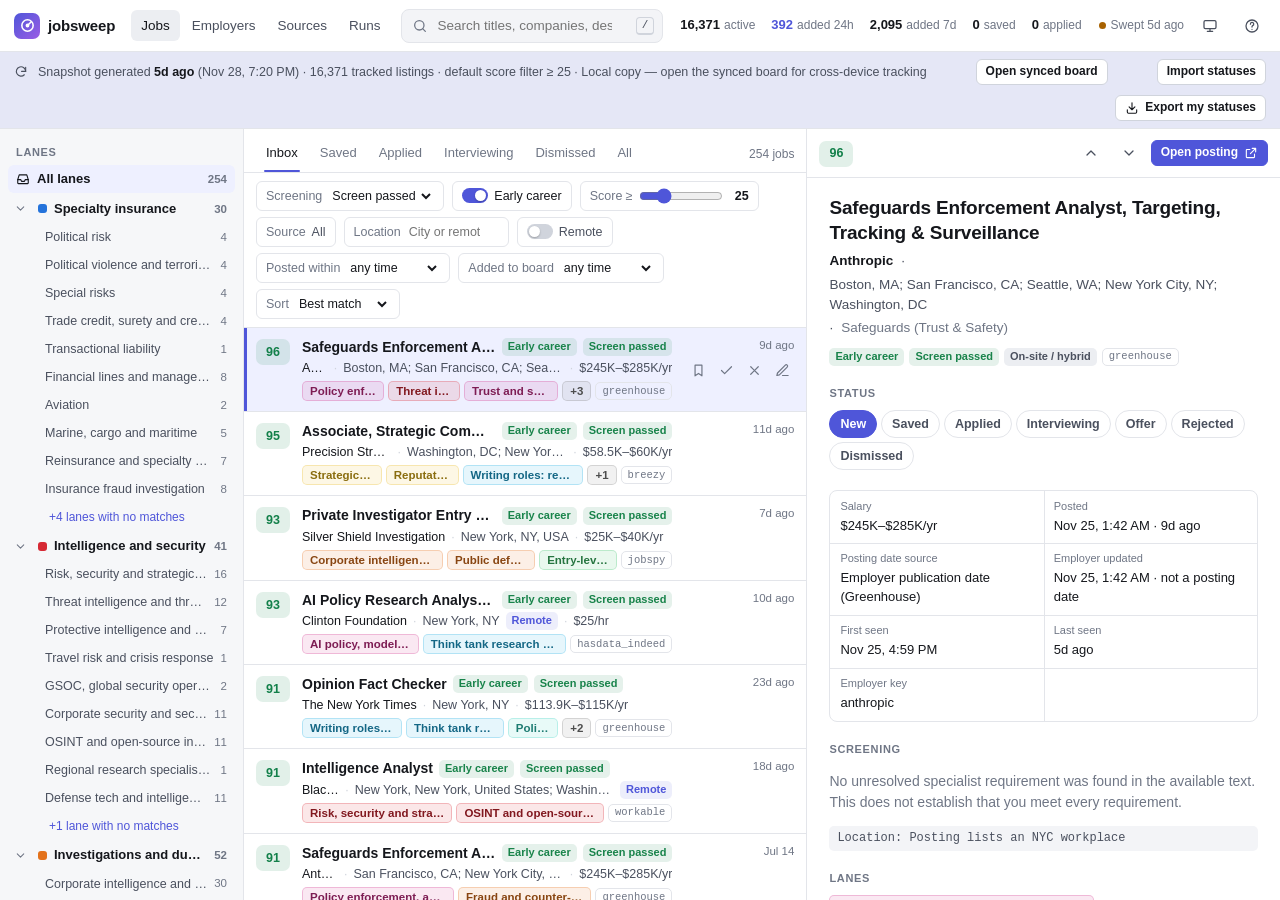
<file: index.html>
<!doctype html>
<html lang="en">
<head>
  <meta charset="utf-8">
  <meta name="viewport" content="width=device-width, initial-scale=1, viewport-fit=cover">
  <meta name="color-scheme" content="light dark">
  <meta name="description" content="jobsweep: lane-based job board for specialty insurance, intelligence, investigations, geopolitical risk, sanctions, trust and safety, policy and government roles.">
  <title>jobsweep</title>
  <link rel="icon" href="data:image/svg+xml,%3Csvg xmlns='http://www.w3.org/2000/svg' viewBox='0 0 32 32'%3E%3Crect width='32' height='32' rx='8' fill='%234f56d9'/%3E%3Ccircle cx='16' cy='16' r='9' fill='none' stroke='white' stroke-width='2.4'/%3E%3Cpath d='M16 16l6-6' stroke='white' stroke-width='2.4' stroke-linecap='round'/%3E%3Ccircle cx='16' cy='16' r='2.2' fill='white'/%3E%3C/svg%3E">
  <link rel="stylesheet" href="styles.css">
  <script>
    /* apply the saved theme before first paint */
    try { var t = localStorage.getItem("jobsweep:theme"); if (t === "light" || t === "dark") document.documentElement.setAttribute("data-theme", t); } catch (e) {}
  </script>
  <script src="config.js"></script>
  <script src="triage-sync.js" defer></script>
  <script src="app.js" defer></script>
</head>
<body data-view="jobs">
  <svg xmlns="http://www.w3.org/2000/svg" style="position:absolute;width:0;height:0;overflow:hidden" aria-hidden="true" focusable="false">
    <symbol id="i-logo" viewBox="0 0 24 24"><circle cx="12" cy="12" r="8"/><path d="M12 12l5-5"/><circle cx="12" cy="12" r="1.6"/></symbol>
    <symbol id="i-search" viewBox="0 0 24 24"><circle cx="11" cy="11" r="7"/><path d="M20 20l-4-4"/></symbol>
    <symbol id="i-menu" viewBox="0 0 24 24"><path d="M4 6h16M4 12h16M4 18h16"/></symbol>
    <symbol id="i-sun" viewBox="0 0 24 24"><circle cx="12" cy="12" r="4"/><path d="M12 2v2M12 20v2M4.9 4.9l1.4 1.4M17.7 17.7l1.4 1.4M2 12h2M20 12h2M4.9 19.1l1.4-1.4M17.7 6.3l1.4-1.4"/></symbol>
    <symbol id="i-moon" viewBox="0 0 24 24"><path d="M20.5 13.2A8.5 8.5 0 1 1 10.8 3.5a6.6 6.6 0 0 0 9.7 9.7z"/></symbol>
    <symbol id="i-monitor" viewBox="0 0 24 24"><rect x="3" y="4" width="18" height="12" rx="2"/><path d="M8 20h8M12 16v4"/></symbol>
    <symbol id="i-bookmark" viewBox="0 0 24 24"><path d="M6.5 3.5h11v17l-5.5-3.8-5.5 3.8z"/></symbol>
    <symbol id="i-check" viewBox="0 0 24 24"><path d="M20 6L9 17l-5-5"/></symbol>
    <symbol id="i-send" viewBox="0 0 24 24"><path d="M21 3L10 14"/><path d="M21 3l-7 18-4-7-7-4z"/></symbol>
    <symbol id="i-x" viewBox="0 0 24 24"><path d="M18 6L6 18M6 6l12 12"/></symbol>
    <symbol id="i-archive" viewBox="0 0 24 24"><rect x="3" y="4" width="18" height="4" rx="1"/><path d="M5 8v11a1 1 0 0 0 1 1h12a1 1 0 0 0 1-1V8M10 12h4"/></symbol>
    <symbol id="i-note" viewBox="0 0 24 24"><path d="M12 20h9"/><path d="M16.5 3.5a2.1 2.1 0 0 1 3 3L7 19l-4 1 1-4z"/></symbol>
    <symbol id="i-external" viewBox="0 0 24 24"><path d="M14 4h6v6M20 4l-9 9"/><path d="M18 14v5a1 1 0 0 1-1 1H5a1 1 0 0 1-1-1V7a1 1 0 0 1 1-1h5"/></symbol>
    <symbol id="i-chevron" viewBox="0 0 24 24"><path d="M9 6l6 6-6 6"/></symbol>
    <symbol id="i-help" viewBox="0 0 24 24"><circle cx="12" cy="12" r="9"/><path d="M9.6 9.2a2.5 2.5 0 1 1 3.4 2.3c-.6.3-1 .8-1 1.5v.6"/><path d="M12 17h.01"/></symbol>
    <symbol id="i-undo" viewBox="0 0 24 24"><path d="M9 14L4 9l5-5"/><path d="M4 9h11a5 5 0 0 1 0 10h-3"/></symbol>
    <symbol id="i-back" viewBox="0 0 24 24"><path d="M19 12H5M12 19l-7-7 7-7"/></symbol>
    <symbol id="i-filter" viewBox="0 0 24 24"><path d="M4 5h16l-6 7.5V19l-4 2v-8.5z"/></symbol>
    <symbol id="i-play" viewBox="0 0 24 24"><path d="M7 4.5l12 7.5-12 7.5z"/></symbol>
    <symbol id="i-refresh" viewBox="0 0 24 24"><path d="M20 11a8 8 0 1 0-2.3 5.7"/><path d="M20 4v7h-7"/></symbol>
    <symbol id="i-inbox" viewBox="0 0 24 24"><path d="M3 13h5l1.5 3h5l1.5-3h5"/><path d="M5.5 5h13L21 13v6a1 1 0 0 1-1 1H4a1 1 0 0 1-1-1v-6z"/></symbol>
    <symbol id="i-download" viewBox="0 0 24 24"><path d="M12 3v12M7 10l5 5 5-5"/><path d="M4 15v4a2 2 0 0 0 2 2h12a2 2 0 0 0 2-2v-4"/></symbol>
    <symbol id="i-upload" viewBox="0 0 24 24"><path d="M12 15V3M7 8l5-5 5 5"/><path d="M4 15v4a2 2 0 0 0 2 2h12a2 2 0 0 0 2-2v-4"/></symbol>
  </svg>

  <a class="skip-link" href="#job-list">Skip to job list</a>
  <div class="app">
    <header class="topbar">
      <button class="icon-btn only-mobile" id="menu-btn" type="button" aria-label="Open lanes and views" aria-controls="sidebar" aria-expanded="false">
        <svg class="icon lg"><use href="#i-menu"/></svg>
      </button>
      <a class="brand" href="#/jobs" aria-label="jobsweep home">
        <span class="logo" aria-hidden="true"><svg class="icon"><use href="#i-logo"/></svg></span>
        <span class="word">jobsweep</span>
      </a>
      <nav class="views" id="views" aria-label="Views"></nav>
      <label class="search" for="search">
        <svg class="icon" aria-hidden="true"><use href="#i-search"/></svg>
        <span class="sr-only">Search jobs</span>
        <input id="search" type="search" placeholder="Search titles, companies, descriptions" autocomplete="off" spellcheck="false">
        <kbd aria-hidden="true">/</kbd>
      </label>
      <div class="counts" id="counts" aria-label="Board counts"></div>
      <div class="last-sweep" id="last-sweep" aria-live="polite"></div>
      <button class="icon-btn" id="theme-btn" type="button" aria-label="Theme: system">
        <svg class="icon"><use href="#i-monitor"/></svg>
      </button>
      <button class="icon-btn" id="help-btn" type="button" aria-label="Keyboard shortcuts (?)" aria-haspopup="dialog">
        <svg class="icon"><use href="#i-help"/></svg>
      </button>
    </header>
    <div class="banner" id="banner" hidden></div>

    <div class="layout" id="layout">
      <aside class="sidebar" id="sidebar" aria-label="Lanes and filters">
        <nav class="side-views" id="side-views" aria-label="Views (mobile)"></nav>
        <div class="side-overview" id="side-overview"></div>
        <div id="lane-tree"></div>
      </aside>
      <div class="scrim" id="scrim" hidden></div>

      <main class="main" id="main">
        <!-- Jobs -->
        <section class="view" id="view-jobs" aria-label="Jobs">
          <div class="filterbar">
            <div class="tabs-row">
              <div class="tabs" id="status-tabs" role="tablist" aria-label="Status"></div>
              <span class="result-count" id="result-count" aria-live="polite"></span>
              <button class="btn sm filters-toggle" id="filters-toggle" type="button" aria-expanded="false" aria-controls="filters">
                <svg class="icon sm"><use href="#i-filter"/></svg>Filters
              </button>
            </div>
            <div class="filters" id="filters">
              <label class="control" for="f-screening" title="Screens NYC work eligibility, role relevance, and known requirements. A passed screen is not a guarantee of qualification.">
                <span class="lbl">Screening</span>
                <select id="f-screening">
                  <option value="eligible">Screen passed</option>
                  <option value="review">Needs review</option>
                  <option value="all">All listings</option>
                </select>
              </label>
              <label class="control switch" title="Seniority and experience only. Specialist credentials, languages, and clearance are checked separately under Screening.">
                <input type="checkbox" id="f-entry" checked>
                <span class="track" aria-hidden="true"></span>
                <span>Early career</span>
              </label>
              <label class="control range" for="f-min" title="Minimum match score">
                <span class="lbl">Score ≥</span>
                <input type="range" id="f-min" min="0" max="100" step="5" value="25">
                <output id="f-min-out" for="f-min">25</output>
              </label>
              <details class="dropdown" id="f-sources">
                <summary class="control" aria-label="Filter by source">
                  <span class="lbl">Source</span><span id="f-sources-label">All</span>
                </summary>
                <div class="menu" id="f-sources-menu" role="group" aria-label="Sources"></div>
              </details>
              <label class="control" for="f-loc">
                <span class="lbl">Location</span>
                <input type="text" id="f-loc" placeholder="City or remote" autocomplete="off" list="loc-suggest">
              </label>
              <datalist id="loc-suggest">
                <option value="New York"></option>
                <option value="Brooklyn"></option>
                <option value="Manhattan"></option>
                <option value="Remote"></option>
              </datalist>
              <label class="control switch">
                <input type="checkbox" id="f-remote">
                <span class="track" aria-hidden="true"></span>
                <span>Remote</span>
              </label>
              <label class="control" for="f-days">
                <span class="lbl">New in</span>
                <select id="f-days">
                  <option value="">any time</option>
                  <option value="1">last 24 hours</option>
                  <option value="3">last 3 days</option>
                  <option value="7">last 7 days</option>
                  <option value="30">last 30 days</option>
                </select>
              </label>
              <label class="control" for="f-sort">
                <span class="lbl">Sort</span>
                <select id="f-sort">
                  <option value="score">Best match</option>
                  <option value="newest">Newest</option>
                  <option value="posted">Date posted</option>
                  <option value="closing">Closing soon</option>
                  <option value="company">Company</option>
                </select>
              </label>
              <span class="active-chips" id="active-chips"></span>
            </div>
          </div>
          <div class="list" id="job-list" tabindex="-1" aria-label="Job list">
            <ul class="rows" id="rows" aria-label="Jobs"></ul>
            <div class="list-foot" id="list-foot"></div>
          </div>
        </section>

        <section class="view page" id="view-employers" aria-label="Employers" hidden></section>
        <section class="view page" id="view-sources" aria-label="Sources" hidden></section>
        <section class="view page" id="view-runs" aria-label="Runs" hidden></section>
        <section class="view page" id="view-import" aria-label="Import" hidden></section>
      </main>

      <aside class="detail" id="detail" aria-label="Job details"></aside>
    </div>
  </div>

  <div class="toasts" id="toasts" role="status" aria-live="polite" aria-atomic="false"></div>

  <dialog class="help" id="help" aria-labelledby="help-title">
    <div class="help-head">
      <h2 id="help-title">Keyboard shortcuts</h2>
      <button class="icon-btn" type="button" id="help-close" aria-label="Close"><svg class="icon"><use href="#i-x"/></svg></button>
    </div>
    <div class="help-body" id="help-body"></div>
  </dialog>
  <noscript><p style="padding:24px">jobsweep needs JavaScript to show the board. The raw data is in <a href="data/jobs.json">data/jobs.json</a>.</p></noscript>
</body>
</html>
</file>
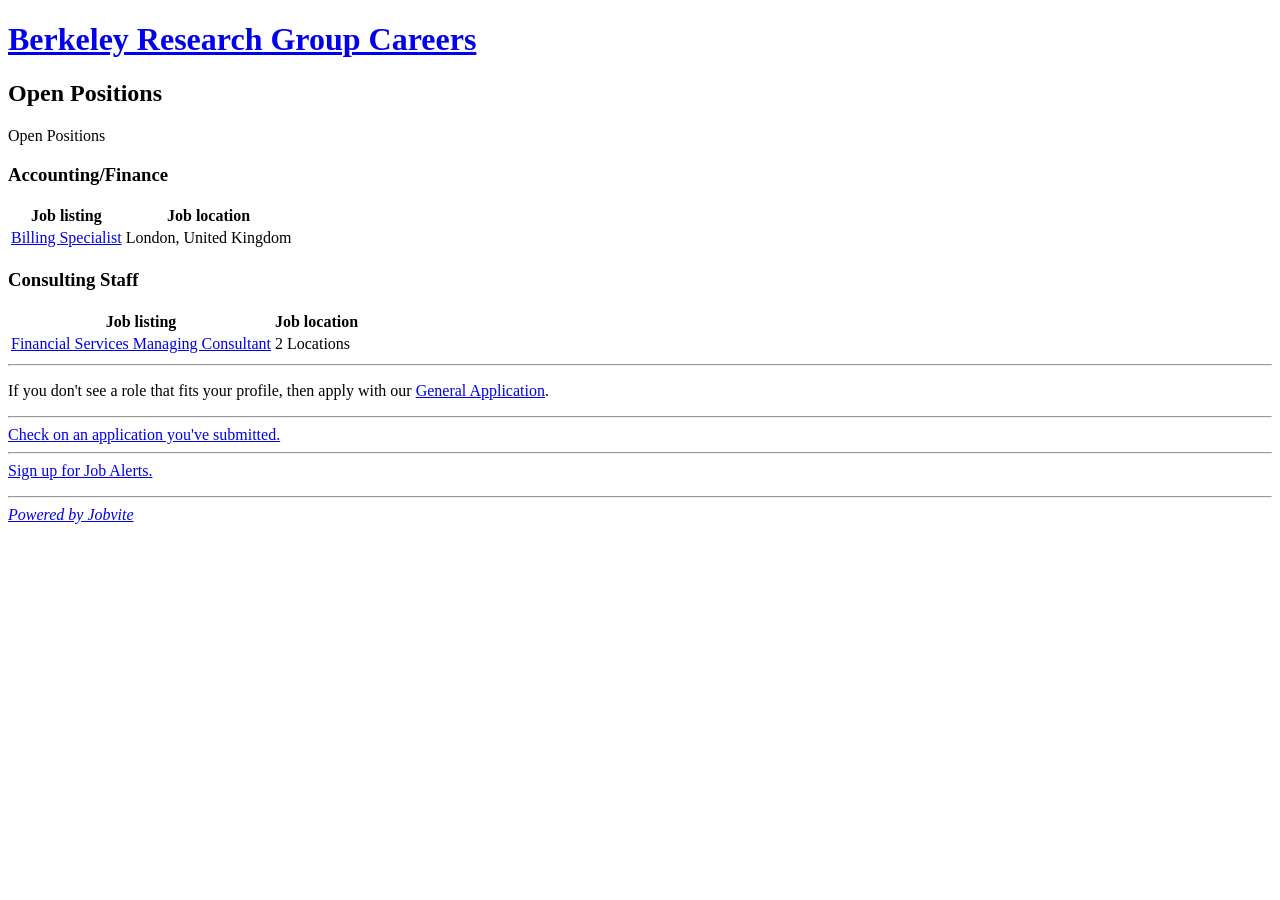
<file: jobsweep/tests/fixtures/ats_ext/jobvite_brg_list.html>
<!doctype html>
    <html class="no-js" lang="en-US">
            <head>
        <meta charset="utf-8">
        <meta http-equiv="X-UA-Compatible" content="IE=edge">
        <title>Berkeley Research Group Careers</title>
                    <meta name="viewport" content="width=device-width, initial-scale=1">

        <link rel="shortcut icon" href="//d3igejkwe1ucjd.cloudfront.net/__assets__/images/favicon.ico?v=261023052316" type="image/x-icon">
        <link rel="apple-touch-icon-precomposed" href="//d3igejkwe1ucjd.cloudfront.net/__assets__/images/apple-touch-icon-precomposed.png?v=261023052316">

        <link rel="stylesheet" href="//d3igejkwe1ucjd.cloudfront.net/__assets__/fonts/jobvite-icons/style.css?v=261023052316">
        <link rel="stylesheet" href="//d3igejkwe1ucjd.cloudfront.net/__assets__/styles/careersite/public-desktop.css?v=261023052316">
        <link rel="stylesheet" href="//d3igejkwe1ucjd.cloudfront.net/__assets__/scripts/careersite/public/flatpickr/v4/flatpickr.min.css?v=261023052316">
        <script src="//d3igejkwe1ucjd.cloudfront.net/__assets__/scripts/careersite/public/modernizr-3.3.1-custom.min.js?v=261023052316"></script>
        <script src="//d3igejkwe1ucjd.cloudfront.net/__assets__/lib/moment/moment-with-locales-2.29.4.min.js?v=261023052316"></script>

                    <!--[if lte IE 8]>
                <script src="//d3igejkwe1ucjd.cloudfront.net/__assets__/scripts/careersite/public/es5-shim.min.js?v=261023052316"></script>
            <![endif]-->


<!-- CWS Company-wise Google Analytics -->
<script type="text/javascript">
    function getUserId() { return ''; }
</script>
<script type="text/javascript">
    function getCompanyId() { return 'qvVbVfwg'; }
</script>
<script type="text/javascript">
    try {
        var enableAnonymizeIP = false;
        var trackerId = "UA-209743060-1";
        var gtagSrc = "https://www.googletagmanager.com/gtag/js?id=" + trackerId
        document.write('<script async src="' + gtagSrc + '"><\/script>');

        window.dataLayer = window.dataLayer || [];

        function gtag() {
            dataLayer.push(arguments);
        }

        gtag('js', new Date());
        
        gtag('config', trackerId, {
            'custom_map': {
                'dimension1': 'UserId',
                'dimension2': 'CompanyId',
                'dimension3': 'SubsidiaryId',
                'dimension4': 'JobId',
                'dimension5': 'CategoryId'
            },
            'UserId': getUserId(),
            'CompanyId': getCompanyId(),
            'SubsidiaryId': typeof getSubsidiaryId === 'function' ? getSubsidiaryId() : null,
            'JobId': typeof getJobId === 'function' ? getJobId() : null,
            'CategoryId': typeof getCategoryId === 'function' ? getCategoryId() : null,
            'anonymize_ip': enableAnonymizeIP
        });
    } catch (err) {}
</script>
<!-- End of CWS Company-wise Google Analytics -->

<!-- CWS Company-wise GainSight Analytics -->
<script type="text/javascript">
    function getUserId() { return ''; }
</script>
<script type="text/javascript">
   function getCWSRole() {
      var cwsRole = "Visitor";
           if("jobs" ==="applyconfirm"){
             cwsRole = "Applicant";
           }
          return cwsRole;
   }
</script>
<script type="text/javascript">
function getSfdc18DigitAccountNumber() {
   return '001Ua00000Ddo7zIAB';
  }
</script>
<!-- Gainsight PX Tag-->
    <script type="text/javascript">
       src="https://storage.googleapis.com/gainsight-px-cloud-public-assets/sdk/js/gpx-util.js">
    </script>
    <script type="text/javascript">
     var userId = getUserId();
     var samplePercentage = 1;
     if(__IdSampler.isIdInSamplePopulation(userID,samplePercentage)){
        (function(n,t,a,e,co){var i="aptrinsic";n[i]=n[i]||function(){
        (n[i].q=n[i].q||[]).push(arguments)},n[i].p=e;n[i].c=co;
        var r=t.createElement("script");r.async=!0,r.src=a+"?a="+e;
        var c=t.getElementsByTagName("script")[0];c.parentNode.insertBefore(r,c)
        })(window,document,"https://web-sdk.aptrinsic.com/api/aptrinsic.js","AP-G2NZN1QKA9C9-2")
        };

      // User and account for Gainsight
      aptrinsic("identify", {
          // User Fields
          "id": getUserId(),
          "role": getCWSRole()
        },
        {
          // Account Fields
          "id": typeof getSfdc18DigitAccountNumber === 'function' ? getSfdc18DigitAccountNumber() : null,
          "name": typeof getCompanyName === 'function' ? getCompanyName() : null
      });

    </script>
        <script>
            if (window.self !== window.parent) {
                document.documentElement.className += ' jv-iframe';
            }
        </script>
            <link rel="stylesheet" type="text/css" href="https://tullydigital.com/brb-jobvite-css.css"> 

    </head>
    <body class="jv-desktop jv-page-jobs " ng-app="jv.careersite.desktop.app" ng-controller="JVMain">
            <div class="jv-page-container">
        <div class="jv-page">
                <div class="jv-page-content">
            <header class="jv-page-header" role="banner">
        <div class="jv-wrapper">
            <h1 class="jv-logo">
                    <a href="/brg/jobs">
Berkeley Research Group Careers                    </a>
            </h1>
        </div>
    </header>
            
    <article class="jv-page-body" role="main" >
            <div class="jv-wrapper">
            <h2>Open Positions</h2>
                    <p class="jv-cws-sr-only">Open Positions</p>

   
    
                                 <h3 class="h2">Accounting/Finance</h3>

        <table class="jv-job-list">
            <thead>
                <tr>
                    <th scope="col" class="jv-cws-sr-only">Job listing</th>
                    <th scope="col" class="jv-cws-sr-only">Job location</th>
                </tr>
            </thead>
            <tbody>
                <tr>
            <td class="jv-job-list-name">
                <a href="/brg/job/oQnAvfw2">Billing Specialist</a>
            </td>
            <td class="jv-job-list-location">

        
            London,
            United Kingdom
        
            </td>
        </tr>

            </tbody>
        </table>

                           <h3 class="h2">Consulting Staff</h3>

        <table class="jv-job-list">
            <thead>
                <tr>
                    <th scope="col" class="jv-cws-sr-only">Job listing</th>
                    <th scope="col" class="jv-cws-sr-only">Job location</th>
                </tr>
            </thead>
            <tbody>
                <tr>
            <td class="jv-job-list-name">
                <a href="/brg/job/obQRufw6">Financial Services Managing Consultant</a>
            </td>
            <td class="jv-job-list-location">

        <div class="jv-meta">
            2 Locations
        </div>
            </td>
        </tr>

            </tbody>
        </table>

              <hr />
            <p>If you don't see a role that fits your profile, then apply with our <a href='/brg/apply'>General Application</a>.</p>
            <hr />
            <a href="https://app.jobvite.com" target="_parent">Check on an application you've submitted.</a>
            <hr />
            <a href="/brg/jobAlerts">Sign up for Job Alerts.</a>


            </div>
    </article>

    <footer class="jv-footer">
        <div class="jv-wrapper">
            <p class="jv-text-center">
                                <hr />

                    <a class="jv-powered-by" target="_parent" href="https://www.jobvite.com/support/job-seeker-support/"><i class="icon icon-powered-by"><span>Powered by Jobvite</span></i></a>
            </p>
        </div>
    </footer>

    </div>

        </div>
    </div>
    
    <script src="//d3igejkwe1ucjd.cloudfront.net/__assets__/concat/careersite/public/jv.careersite.desktop.app.js?v=261023052316"></script>
    <script>
        angular.module('preloadedData', []).constant('preloadedData', {
                companyAnalytics: 'UA-209743060-1',
                jobAlertsLocationRequired: true,
                enableRecommendedJobs: true,
                enableResumeParsing: true,
                numberFormat: "##,###,###,###,###.####",
            companyEId: 'qvVbVfwg',
            linkedInApiKey: '7557fkcarvxieo',
            isAWLIEnabled: '${isAWLIEnabled}',
            facebookApiId: '48354194572',
            dropBoxApiKey: 'w5fg28zznqcyg4w',
            baseUrl: '/brg',
            cdnURL: '//d3igejkwe1ucjd.cloudfront.net',
            releaseVersion: '261023052316',
            careersiteName: 'brg',
            careersiteDomainName: 'jobvite.com',
            careersiteSourceTypeId: 'PxZ3Xfwg'
        }).constant('i18n', {
I18N_RESUME_PREVIEW: 'Resume Preview',
I18N_NO_RESUME_FOUND: 'No resume found',
I18N_LINKEDIN_PROFILE: 'LinkedIn Profile',
I18N_FILE_UPLOAD_ERROR: 'Could not upload file.',
I18N_RECOMMENDATION_TYPE: 'Recommendation Type:',
I18N_RECOMMENDER: 'Recommender:',
I18N_CURRENT: 'Current',
I18N_PAST: 'Past',
I18N_EDUCATION: 'Education',
I18N_RECOMMENDATIONS_RECEIVED: 'Recommendations Received',
I18N_PATENTS: 'Patents',
I18N_SUMMARY: 'Summary',
I18N_SPECIALTIES: 'Specialties',
I18N_EXPERIENCE: 'Experience',
I18N_RECOMMENDATIONS: 'Recommendations',
I18N_PRESENT: 'Present',
JV_COMMON_DIRECTIVES_WEEKCALENDAR_SU: 'Su',
JV_COMMON_DIRECTIVES_WEEKCALENDAR_MO: 'Mo',
JV_COMMON_DIRECTIVES_WEEKCALENDAR_TU: 'Tu',
JV_COMMON_DIRECTIVES_WEEKCALENDAR_WE: 'We',
JV_COMMON_DIRECTIVES_WEEKCALENDAR_TH: 'Th',
JV_COMMON_DIRECTIVES_WEEKCALENDAR_FR: 'Fr',
JV_COMMON_DIRECTIVES_WEEKCALENDAR_SA: 'Sa',
JV_COMMON_DIRECTIVES_WEEKCALENDAR_SUN: 'Sun',
JV_COMMON_DIRECTIVES_WEEKCALENDAR_MON: 'Mon',
JV_COMMON_DIRECTIVES_WEEKCALENDAR_TUE: 'Tue',
JV_COMMON_DIRECTIVES_WEEKCALENDAR_WED: 'Wed',
JV_COMMON_DIRECTIVES_WEEKCALENDAR_THU: 'Thu',
JV_COMMON_DIRECTIVES_WEEKCALENDAR_FRI: 'Fri',
JV_COMMON_DIRECTIVES_WEEKCALENDAR_SAT: 'Sat',
JV_COMMON_DIRECTIVES_WEEKCALENDAR_SUNDAY: 'Sunday',
JV_COMMON_DIRECTIVES_WEEKCALENDAR_MONDAY: 'Monday',
JV_COMMON_DIRECTIVES_WEEKCALENDAR_TUESDAY: 'Tuesday',
JV_COMMON_DIRECTIVES_WEEKCALENDAR_WEDNESDAY: 'Wednesday',
JV_COMMON_DIRECTIVES_WEEKCALENDAR_THURSDAY: 'Thursday',
JV_COMMON_DIRECTIVES_WEEKCALENDAR_FRIDAY: 'Friday',
JV_COMMON_DIRECTIVES_WEEKCALENDAR_SATURDAY: 'Saturday',
JV_COMMON_DIRECTIVES_WEEKCALENDAR_JANUARY: 'January',
JV_COMMON_DIRECTIVES_WEEKCALENDAR_FEBRUARY: 'February',
JV_COMMON_DIRECTIVES_WEEKCALENDAR_MARCH: 'March',
JV_COMMON_DIRECTIVES_WEEKCALENDAR_APRIL: 'April',
JV_COMMON_DIRECTIVES_WEEKCALENDAR_MAY: 'May',
JV_COMMON_DIRECTIVES_WEEKCALENDAR_JUNE: 'June',
JV_COMMON_DIRECTIVES_WEEKCALENDAR_JULY: 'July',
JV_COMMON_DIRECTIVES_WEEKCALENDAR_AUGUST: 'August',
JV_COMMON_DIRECTIVES_WEEKCALENDAR_SEPTEMBER: 'September',
JV_COMMON_DIRECTIVES_WEEKCALENDAR_OCTOBER: 'October',
JV_COMMON_DIRECTIVES_WEEKCALENDAR_NOVEMBER: 'November',
JV_COMMON_DIRECTIVES_WEEKCALENDAR_DECEMBER: 'December',
JV_COMMON_DIRECTIVES_WEEKCALENDAR_JAN: 'Jan',
JV_COMMON_DIRECTIVES_WEEKCALENDAR_FEB: 'Feb',
JV_COMMON_DIRECTIVES_WEEKCALENDAR_MAR: 'Mar',
JV_COMMON_DIRECTIVES_WEEKCALENDAR_APR: 'Apr',
JV_COMMON_DIRECTIVES_WEEKCALENDAR_JUN: 'Jun',
JV_COMMON_DIRECTIVES_WEEKCALENDAR_JUL: 'Jul',
JV_COMMON_DIRECTIVES_WEEKCALENDAR_AUG: 'Aug',
JV_COMMON_DIRECTIVES_WEEKCALENDAR_SEP: 'Sep',
JV_COMMON_DIRECTIVES_WEEKCALENDAR_OCT: 'Oct',
JV_COMMON_DIRECTIVES_WEEKCALENDAR_NOV: 'Nov',
JV_COMMON_DIRECTIVES_WEEKCALENDAR_DEC: 'Dec',
COMMON_PAST_WEEK: 'Past 7 days',
COMMON_PAST_MONTH: 'Past 30 days',
COMMON_PAST_3_MONTHS: 'Past 90 days',
COMMON_CUSTOM_RANGE: 'Custom Range',
I18N_FROM: 'From',
I18N_TO: 'To',
I18N_ANY: 'Any',
I18N_FILE_UPLOAD_SIZE_CHECK_ERROR: 'File size shall not exceed 10MB',
I18N_MALICIOUS_CONTENT: 'The file upload was blocked for security reasons. Please check the file for any potentially harmful content or links and try again.',
I18N_NO_REMOTE: 'No Remote',
I18N_REMOTE: 'Remote'
        });
        Jobvite = {
            baseUrl: 'https://app.jobvite.com'
        }
    </script>

    </body>

    </html>
</file>
<file: styles.css>
/* jobsweep board — tokens, layout, components. No external dependencies. */

:root {
  --font: -apple-system, BlinkMacSystemFont, "Segoe UI", Roboto, "Helvetica Neue", Arial, "Noto Sans",
    sans-serif, "Apple Color Emoji", "Segoe UI Emoji";
  --mono: ui-monospace, SFMono-Regular, "SF Mono", Menlo, Consolas, "Liberation Mono", monospace;

  --bg: #f6f7f9;
  --surface: #ffffff;
  --surface-2: #f3f4f7;
  --surface-3: #eceef2;
  --hover: #f1f3f8;
  --selected: #eef0ff;
  --border: #e3e5ea;
  --border-strong: #d0d4dc;
  --text: #15171c;
  --text-2: #4a505e;
  --text-3: #6f7685;
  --accent: #4f56d9;
  --accent-hover: #434ac4;
  --accent-text: #ffffff;
  --accent-weak: rgba(79, 86, 217, 0.1);
  --accent-ring: rgba(79, 86, 217, 0.45);
  --danger: #c8323b;
  --danger-weak: rgba(200, 50, 59, 0.1);
  --success: #18834a;
  --success-weak: rgba(24, 131, 74, 0.11);
  --warning: #a86200;
  --warning-weak: rgba(196, 122, 0, 0.13);
  --info: #1f6fd1;
  --shadow-sm: 0 1px 2px rgba(16, 24, 40, 0.06);
  --shadow-md: 0 6px 24px rgba(16, 24, 40, 0.12), 0 1px 3px rgba(16, 24, 40, 0.08);
  --shadow-lg: 0 18px 50px rgba(16, 24, 40, 0.22);
  --scrim: rgba(15, 17, 22, 0.38);

  /* chip recipe: hue/saturation per group, lightness per theme */
  --chip-l-text: 30%;
  --chip-l-bg: 50%;
  --chip-a-bg: 0.11;
  --chip-a-border: 0.26;
  --swatch-l: 50%;

  --score-hi: #13804a;
  --score-hi-bg: rgba(19, 128, 74, 0.12);
  --score-mid: #2563c9;
  --score-mid-bg: rgba(37, 99, 201, 0.11);
  --score-lo: #a05f00;
  --score-lo-bg: rgba(196, 122, 0, 0.13);
  --score-min: #6f7685;
  --score-min-bg: rgba(111, 118, 133, 0.12);

  --radius: 8px;
  --radius-sm: 6px;
  --header-h: 52px;
  --sidebar-w: 244px;
  color-scheme: light;
}

@media (prefers-color-scheme: dark) {
  :root:not([data-theme="light"]) {
    --bg: #0d0e11;
    --surface: #14161a;
    --surface-2: #1a1d22;
    --surface-3: #22262d;
    --hover: #1c1f25;
    --selected: #1f2236;
    --border: #252931;
    --border-strong: #343944;
    --text: #e9ebf0;
    --text-2: #aab0bd;
    --text-3: #7f8696;
    --accent: #8d93ff;
    --accent-hover: #a2a7ff;
    --accent-text: #0d0e11;
    --accent-weak: rgba(141, 147, 255, 0.14);
    --accent-ring: rgba(141, 147, 255, 0.55);
    --danger: #ff6f78;
    --danger-weak: rgba(255, 111, 120, 0.14);
    --success: #4fd38a;
    --success-weak: rgba(79, 211, 138, 0.13);
    --warning: #f3b648;
    --warning-weak: rgba(243, 182, 72, 0.14);
    --info: #6aa8ff;
    --shadow-sm: 0 1px 2px rgba(0, 0, 0, 0.4);
    --shadow-md: 0 8px 28px rgba(0, 0, 0, 0.5), 0 1px 3px rgba(0, 0, 0, 0.4);
    --shadow-lg: 0 18px 60px rgba(0, 0, 0, 0.6);
    --scrim: rgba(0, 0, 0, 0.55);
    --chip-l-text: 76%;
    --chip-l-bg: 58%;
    --chip-a-bg: 0.15;
    --chip-a-border: 0.3;
    --swatch-l: 62%;
    --score-hi: #55d68e;
    --score-hi-bg: rgba(85, 214, 142, 0.14);
    --score-mid: #79acff;
    --score-mid-bg: rgba(121, 172, 255, 0.14);
    --score-lo: #f0b44c;
    --score-lo-bg: rgba(240, 180, 76, 0.14);
    --score-min: #8b92a1;
    --score-min-bg: rgba(139, 146, 161, 0.14);
    color-scheme: dark;
  }
}

:root[data-theme="dark"] {
  --bg: #0d0e11;
  --surface: #14161a;
  --surface-2: #1a1d22;
  --surface-3: #22262d;
  --hover: #1c1f25;
  --selected: #1f2236;
  --border: #252931;
  --border-strong: #343944;
  --text: #e9ebf0;
  --text-2: #aab0bd;
  --text-3: #7f8696;
  --accent: #8d93ff;
  --accent-hover: #a2a7ff;
  --accent-text: #0d0e11;
  --accent-weak: rgba(141, 147, 255, 0.14);
  --accent-ring: rgba(141, 147, 255, 0.55);
  --danger: #ff6f78;
  --danger-weak: rgba(255, 111, 120, 0.14);
  --success: #4fd38a;
  --success-weak: rgba(79, 211, 138, 0.13);
  --warning: #f3b648;
  --warning-weak: rgba(243, 182, 72, 0.14);
  --info: #6aa8ff;
  --shadow-sm: 0 1px 2px rgba(0, 0, 0, 0.4);
  --shadow-md: 0 8px 28px rgba(0, 0, 0, 0.5), 0 1px 3px rgba(0, 0, 0, 0.4);
  --shadow-lg: 0 18px 60px rgba(0, 0, 0, 0.6);
  --scrim: rgba(0, 0, 0, 0.55);
  --chip-l-text: 76%;
  --chip-l-bg: 58%;
  --chip-a-bg: 0.15;
  --chip-a-border: 0.3;
  --swatch-l: 62%;
  --score-hi: #55d68e;
  --score-hi-bg: rgba(85, 214, 142, 0.14);
  --score-mid: #79acff;
  --score-mid-bg: rgba(121, 172, 255, 0.14);
  --score-lo: #f0b44c;
  --score-lo-bg: rgba(240, 180, 76, 0.14);
  --score-min: #8b92a1;
  --score-min-bg: rgba(139, 146, 161, 0.14);
  color-scheme: dark;
}

/* group palette: hue + saturation (11 groups; unknown groups get a hashed hue from JS) */
.g-specialty-insurance { --h: 214; --s: 72%; }
.g-intelligence-security { --h: 356; --s: 68%; }
.g-investigations-dd { --h: 26; --s: 78%; }
.g-geopolitical-risk { --h: 174; --s: 62%; }
.g-sanctions-fincrime { --h: 272; --s: 58%; }
.g-trust-safety { --h: 326; --s: 64%; }
.g-policy-research { --h: 196; --s: 74%; }
.g-strategic-comms { --h: 46; --s: 80%; }
.g-government { --h: 238; --s: 52%; }
.g-entry-routes { --h: 140; --s: 52%; }
.g-earlier-lanes { --h: 220; --s: 8%; }

* { box-sizing: border-box; }
html, body { height: 100%; }
body {
  margin: 0;
  background: var(--bg);
  color: var(--text);
  font: 14px/1.45 var(--font);
  -webkit-font-smoothing: antialiased;
  -moz-osx-font-smoothing: grayscale;
  overflow: hidden;
}
a { color: var(--accent); text-decoration: none; }
a:hover { text-decoration: underline; }
button, input, select, textarea { font: inherit; color: inherit; }
[hidden] { display: none !important; }
:focus-visible { outline: 2px solid var(--accent-ring); outline-offset: 1px; border-radius: 4px; }
.sr-only {
  position: absolute; width: 1px; height: 1px; padding: 0; margin: -1px; overflow: hidden;
  clip: rect(0 0 0 0); white-space: nowrap; border: 0;
}
.skip-link {
  position: absolute; left: 8px; top: -40px; z-index: 100; background: var(--accent); color: var(--accent-text);
  padding: 6px 10px; border-radius: var(--radius-sm);
}
.skip-link:focus { top: 8px; }
.icon { width: 16px; height: 16px; flex: none; fill: none; stroke: currentColor; stroke-width: 1.9;
  stroke-linecap: round; stroke-linejoin: round; vertical-align: middle; }
.icon.sm { width: 14px; height: 14px; }
.icon.lg { width: 20px; height: 20px; }
kbd {
  font: 11px/1 var(--mono); padding: 2px 5px; border-radius: 4px; border: 1px solid var(--border-strong);
  border-bottom-width: 2px; background: var(--surface-2); color: var(--text-2);
}
.muted { color: var(--text-3); }
.mono { font-family: var(--mono); font-size: 12px; }
.num { font-variant-numeric: tabular-nums; }

/* ---- app shell ------------------------------------------------------------------------------- */
.app { display: flex; flex-direction: column; height: 100vh; height: 100dvh; }
.topbar {
  flex: none; display: flex; align-items: center; gap: 10px; height: var(--header-h); padding: 0 12px 0 14px;
  background: var(--surface); border-bottom: 1px solid var(--border); position: relative; z-index: 30;
}
.brand { display: flex; align-items: center; gap: 8px; color: var(--text); font-weight: 650; font-size: 15px;
  letter-spacing: -0.01em; white-space: nowrap; }
.brand:hover { text-decoration: none; }
.brand .logo { width: 26px; height: 26px; border-radius: 7px; display: grid; place-items: center;
  background: linear-gradient(135deg, var(--accent), #9b5de5); color: #fff; }
.brand .logo .icon { width: 17px; height: 17px; stroke-width: 2.2; }
.views { display: flex; gap: 2px; margin-left: 6px; }
.views a {
  color: var(--text-2); padding: 6px 10px; border-radius: var(--radius-sm); font-weight: 520; font-size: 13.5px;
  white-space: nowrap;
}
.views a:hover { background: var(--hover); color: var(--text); text-decoration: none; }
.views a[aria-current="page"] { background: var(--surface-3); color: var(--text); }
.search {
  flex: 1 1 280px; max-width: 460px; min-width: 120px; display: flex; align-items: center; gap: 8px;
  height: 34px; padding: 0 8px 0 10px; border: 1px solid var(--border); border-radius: var(--radius);
  background: var(--surface-2); color: var(--text-3); margin-left: auto;
}
.search:focus-within { border-color: var(--accent); background: var(--surface); box-shadow: 0 0 0 3px var(--accent-weak); }
.search input { flex: 1; min-width: 0; border: 0; background: transparent; outline: none; color: var(--text);
  height: 100%; font-size: 13.5px; }
.search input::-webkit-search-cancel-button { cursor: pointer; }
.counts { display: flex; align-items: center; gap: 2px; white-space: nowrap; }
.count { display: flex; align-items: baseline; gap: 4px; padding: 4px 7px; border-radius: var(--radius-sm);
  color: var(--text-3); font-size: 12px; }
.count b { color: var(--text); font-weight: 650; font-size: 13px; font-variant-numeric: tabular-nums; }
.count.accent b { color: var(--accent); }
a.count:hover { background: var(--hover); text-decoration: none; }
.last-sweep { font-size: 12px; color: var(--text-3); white-space: nowrap; display: flex; align-items: center; gap: 5px; }
.last-sweep .dot { width: 7px; height: 7px; border-radius: 50%; background: var(--success); }
.last-sweep .dot.stale { background: var(--warning); }
.last-sweep .dot.running { background: var(--accent); animation: pulse 1.2s infinite; }
@keyframes pulse { 50% { opacity: 0.35; } }
.icon-btn {
  display: inline-grid; place-items: center; width: 32px; height: 32px; border-radius: var(--radius-sm);
  border: 1px solid transparent; background: transparent; color: var(--text-2); cursor: pointer; flex: none;
}
.icon-btn:hover { background: var(--hover); color: var(--text); }
.icon-btn[aria-pressed="true"] { color: var(--accent); background: var(--accent-weak); }
.only-mobile { display: none; }

.banner {
  flex: none; display: flex; align-items: center; gap: 10px; flex-wrap: wrap; padding: 7px 14px; font-size: 12.5px;
  background: var(--accent-weak); color: var(--text-2); border-bottom: 1px solid var(--border);
}
.banner b { color: var(--text); font-weight: 600; }
.banner .btn { margin-left: auto; }

.layout {
  flex: 1; min-height: 0; display: grid;
  grid-template-columns: var(--sidebar-w) minmax(0, 1fr) minmax(400px, 37%);
}
body:not([data-view="jobs"]) .layout { grid-template-columns: minmax(0, 1fr); }
body:not([data-view="jobs"]) .sidebar,
body:not([data-view="jobs"]) .detail { display: none; }
.main { min-width: 0; min-height: 0; display: flex; flex-direction: column; background: var(--surface); }
.view { min-height: 0; flex: 1; display: flex; flex-direction: column; }
.page { overflow: auto; flex: 1; background: var(--bg); }
.page-inner { max-width: 1180px; margin: 0 auto; padding: 22px 20px 60px; }
.scrim { position: fixed; inset: 0; background: var(--scrim); z-index: 40; }

/* ---- sidebar --------------------------------------------------------------------------------- */
.sidebar {
  min-height: 0; overflow: auto; background: var(--bg); border-right: 1px solid var(--border);
  padding: 10px 8px 24px; font-size: 13px;
}
.side-views, .side-overview { display: none; }
.side-head { display: flex; align-items: center; justify-content: space-between; padding: 6px 8px 4px;
  font-size: 11px; font-weight: 650; letter-spacing: 0.06em; text-transform: uppercase; color: var(--text-3); }
.side-head .link-btn { text-transform: none; letter-spacing: 0; font-weight: 500; }
.tree { list-style: none; margin: 0; padding: 0; }
.tree ul { list-style: none; margin: 0 0 4px; padding: 0; }
.node {
  display: flex; align-items: center; gap: 7px; width: 100%; min-height: 28px; padding: 3px 8px; border: 0;
  border-radius: var(--radius-sm); background: transparent; text-align: left; cursor: pointer; color: var(--text-2);
}
.node:hover { background: var(--hover); color: var(--text); }
.node[aria-pressed="true"] { background: var(--selected); color: var(--text); font-weight: 560; }
.node .label { flex: 1; min-width: 0; overflow: hidden; text-overflow: ellipsis; white-space: nowrap; }
.node .n { font-size: 11.5px; color: var(--text-3); font-variant-numeric: tabular-nums; }
.node.zero { color: var(--text-3); }
.node.zero .n { opacity: 0.6; }
.group-row { display: flex; align-items: center; gap: 0; margin-top: 2px; }
.group-row .node { font-weight: 560; color: var(--text); flex: 1; min-width: 0; width: auto; }
.group-row .caret {
  width: 22px; height: 28px; display: grid; place-items: center; border: 0; background: transparent;
  color: var(--text-3); cursor: pointer; border-radius: var(--radius-sm); flex: none;
}
.group-row .caret:hover { color: var(--text); background: var(--hover); }
.group-row .caret .icon { width: 13px; height: 13px; transition: transform 0.15s; }
.group-row .caret[aria-expanded="true"] .icon { transform: rotate(90deg); }
.lane-node { padding-left: 37px; font-size: 12.5px; }
.swatch { width: 9px; height: 9px; border-radius: 3px; flex: none; background: hsl(var(--h, 220) var(--s, 10%) var(--swatch-l)); }
.more-btn { margin: 0 0 2px 37px; }
.earlier { margin-top: 12px; border-top: 1px solid var(--border); padding-top: 8px; }
.earlier > summary { list-style: none; cursor: pointer; }
.earlier > summary::-webkit-details-marker { display: none; }
.earlier > summary .icon { transition: transform 0.15s; width: 12px; height: 12px; }
.earlier[open] > summary .icon { transform: rotate(90deg); }
.side-foot { margin: 16px 8px 0; font-size: 11.5px; color: var(--text-3); line-height: 1.5; }

/* ---- filter bar ------------------------------------------------------------------------------ */
.filterbar { flex: none; border-bottom: 1px solid var(--border); background: var(--surface); }
.tabs-row { display: flex; align-items: center; gap: 8px; padding: 8px 12px 0; }
.tabs { display: flex; gap: 2px; overflow-x: auto; scrollbar-width: none; flex: 1; min-width: 0; }
.tabs::-webkit-scrollbar { display: none; }
.tab {
  position: relative; display: flex; align-items: center; gap: 6px; padding: 7px 10px 9px; border: 0; background: none;
  color: var(--text-3); font-weight: 540; font-size: 13px; cursor: pointer; white-space: nowrap; border-radius: 6px 6px 0 0;
}
.tab:hover { color: var(--text); }
.tab[aria-selected="true"] { color: var(--text); }
.tab[aria-selected="true"]::after {
  content: ""; position: absolute; left: 8px; right: 8px; bottom: 0; height: 2px; border-radius: 2px; background: var(--accent);
}
.tab .n { font-size: 11px; padding: 0 5px; border-radius: 8px; background: var(--surface-3); color: var(--text-2);
  font-variant-numeric: tabular-nums; line-height: 17px; }
.result-count { font-size: 12px; color: var(--text-3); white-space: nowrap; font-variant-numeric: tabular-nums; }
.filters { display: flex; align-items: center; flex-wrap: wrap; gap: 6px 8px; padding: 8px 12px; border-top: 1px solid var(--border); }
.control {
  display: inline-flex; align-items: center; gap: 6px; height: 30px; padding: 0 9px; border: 1px solid var(--border);
  border-radius: var(--radius-sm); background: var(--surface); color: var(--text-2); font-size: 12.5px; white-space: nowrap;
}
.control:hover { border-color: var(--border-strong); }
.control:focus-within { border-color: var(--accent); box-shadow: 0 0 0 3px var(--accent-weak); }
.control select, .control input[type="text"], .control input[type="search"] {
  border: 0; background: transparent; outline: none; height: 100%; font-size: 12.5px; color: var(--text); min-width: 0;
}
.control select { cursor: pointer; padding-right: 2px; }
.control input[type="text"], .control input[type="search"] { width: 92px; }
.toolbar .control input[type="search"] { width: 220px; }
.toolbar .control select { max-width: 240px; text-overflow: ellipsis; }
.control .lbl { color: var(--text-3); }
.switch { cursor: pointer; user-select: none; }
.switch input { position: absolute; opacity: 0; width: 1px; height: 1px; }
.switch .track { width: 26px; height: 15px; border-radius: 8px; background: var(--border-strong); position: relative; transition: background 0.15s; flex: none; }
.switch .track::after { content: ""; position: absolute; top: 2px; left: 2px; width: 11px; height: 11px; border-radius: 50%;
  background: #fff; transition: transform 0.15s; box-shadow: 0 1px 2px rgba(0,0,0,.25); }
.switch input:checked + .track { background: var(--accent); }
.switch input:checked + .track::after { transform: translateX(11px); }
.switch input:focus-visible + .track { outline: 2px solid var(--accent-ring); outline-offset: 2px; }
.switch:has(input:checked) { color: var(--text); }
.range input[type="range"] { width: 84px; accent-color: var(--accent); margin: 0; }
.range output { min-width: 20px; text-align: right; font-variant-numeric: tabular-nums; color: var(--text); font-weight: 600; }
.dropdown { position: relative; }
.dropdown > summary { list-style: none; cursor: pointer; }
.dropdown > summary::-webkit-details-marker { display: none; }
.dropdown[open] > summary { border-color: var(--accent); }
.dropdown .menu {
  position: absolute; z-index: 25; top: calc(100% + 4px); left: 0; min-width: 220px; max-height: 320px; overflow: auto;
  background: var(--surface); border: 1px solid var(--border); border-radius: var(--radius); box-shadow: var(--shadow-md); padding: 6px;
}
.menu label { display: flex; align-items: center; gap: 8px; padding: 5px 6px; border-radius: 5px; cursor: pointer; font-size: 12.5px; color: var(--text); }
.menu label:hover { background: var(--hover); }
.menu label .n { margin-left: auto; color: var(--text-3); font-size: 11.5px; }
.menu input[type="checkbox"] { accent-color: var(--accent); margin: 0; }
.menu .menu-foot { display: flex; justify-content: space-between; padding: 6px 4px 2px; border-top: 1px solid var(--border); margin-top: 4px; }
.pill-count { font-size: 11px; padding: 0 6px; border-radius: 8px; background: var(--accent-weak); color: var(--accent); font-weight: 600; line-height: 17px; }
.active-chips { display: contents; }
.filter-chip {
  display: inline-flex; align-items: center; gap: 4px; height: 26px; padding: 0 4px 0 9px; border-radius: 13px;
  background: var(--accent-weak); color: var(--accent); font-size: 12px; font-weight: 550; border: 0; cursor: pointer;
}
.filter-chip .icon { width: 13px; height: 13px; }
.filter-chip:hover { filter: brightness(0.96); }
.link-btn { border: 0; background: none; color: var(--accent); cursor: pointer; padding: 2px 4px; font-size: 12px; border-radius: 4px; }
.link-btn:hover { text-decoration: underline; }
.btn.filters-toggle { display: none; }

/* ---- job list -------------------------------------------------------------------------------- */
.list { flex: 1; min-height: 0; overflow: auto; overscroll-behavior: contain; background: var(--surface); }
.rows { list-style: none; margin: 0; padding: 0; }
.row {
  display: grid; grid-template-columns: 34px minmax(0, 1fr) auto; gap: 12px; align-items: start;
  padding: 10px 12px 10px 12px; border-bottom: 1px solid var(--border); cursor: pointer; position: relative;
  scroll-margin: 60px;
}
.row:hover { background: var(--hover); }
.row[aria-current="true"] { background: var(--selected); }
.row[aria-current="true"]::before { content: ""; position: absolute; left: 0; top: 0; bottom: 0; width: 3px; background: var(--accent); }
.row.leaving { opacity: 0; transform: translateX(16px); transition: opacity 0.18s, transform 0.18s; }
.score {
  width: 34px; height: 26px; border-radius: 7px; display: grid; place-items: center; font-weight: 700; font-size: 12.5px;
  font-variant-numeric: tabular-nums; margin-top: 1px;
}
.score.hi { color: var(--score-hi); background: var(--score-hi-bg); }
.score.mid { color: var(--score-mid); background: var(--score-mid-bg); }
.score.lo { color: var(--score-lo); background: var(--score-lo-bg); }
.score.min { color: var(--score-min); background: var(--score-min-bg); }
.row-main { min-width: 0; display: flex; flex-direction: column; gap: 3px; }
.row-title { display: flex; align-items: center; gap: 6px; min-width: 0; }
.row-title .title {
  color: var(--text); font-weight: 600; font-size: 14px; line-height: 1.3; overflow: hidden; text-overflow: ellipsis;
  white-space: nowrap; min-width: 0;
}
.row-title .title:hover { color: var(--accent); text-decoration: none; }
.row.done .row-title .title { color: var(--text-2); }
.new-dot { width: 7px; height: 7px; border-radius: 50%; background: var(--accent); flex: none; box-shadow: 0 0 0 3px var(--accent-weak); }
.row-meta { display: flex; align-items: center; gap: 6px; color: var(--text-2); font-size: 12.5px; min-width: 0; white-space: nowrap; overflow: hidden; }
.row-meta .company { color: var(--text); font-weight: 520; overflow: hidden; text-overflow: ellipsis; max-width: 45%; }
.row-meta .loc { overflow: hidden; text-overflow: ellipsis; min-width: 0; }
.row-meta .sep { color: var(--border-strong); }
.row-meta .salary { color: var(--text-2); font-variant-numeric: tabular-nums; }
.row-chips { display: flex; align-items: center; gap: 4px; flex-wrap: nowrap; overflow: hidden; min-width: 0; margin-top: 1px; }
.row-chips .chip { flex: 0 1 auto; min-width: 3.2em; max-width: 190px; }
.row-chips .chip.more { flex: none; min-width: 0; }
.row-side { display: flex; flex-direction: column; align-items: flex-end; gap: 4px; min-width: 64px; }
.dates { display: flex; flex-direction: column; align-items: flex-end; font-size: 11.5px; color: var(--text-3); line-height: 1.35; white-space: nowrap; font-variant-numeric: tabular-nums; }
.closing { color: var(--text-2); }
.closing.soon { color: var(--danger); font-weight: 600; }
.closing.past { color: var(--text-3); text-decoration: line-through; }
.row-actions { display: flex; gap: 2px; opacity: 0; transition: opacity 0.12s; }
.row:hover .row-actions, .row[aria-current="true"] .row-actions, .row:focus-within .row-actions { opacity: 1; }
.act {
  width: 26px; height: 26px; display: grid; place-items: center; border-radius: 6px; border: 1px solid transparent;
  background: transparent; color: var(--text-3); cursor: pointer;
}
.act:hover { background: var(--surface-3); color: var(--text); }
.act .icon { width: 15px; height: 15px; }
.act.on { color: var(--accent); background: var(--accent-weak); }
.act.on.dismiss { color: var(--danger); background: var(--danger-weak); }
.act.on.applied { color: var(--success); background: var(--success-weak); }
.status-tag { font-size: 11px; font-weight: 600; padding: 1px 6px; border-radius: 5px; background: var(--surface-3); color: var(--text-2); white-space: nowrap; }
.status-tag.saved { background: var(--accent-weak); color: var(--accent); }
.status-tag.applied, .status-tag.interviewing, .status-tag.offer { background: var(--success-weak); color: var(--success); }
.status-tag.dismissed, .status-tag.rejected { background: var(--danger-weak); color: var(--danger); }

/* chips and badges */
.chip {
  display: inline-block; height: 20px; line-height: 18px; padding: 0 7px; border-radius: 5px; font-size: 11.5px; font-weight: 550;
  white-space: nowrap; max-width: 220px; overflow: hidden; text-overflow: ellipsis; vertical-align: middle;
  color: hsl(var(--h, 220) var(--s, 10%) var(--chip-l-text));
  background: hsl(var(--h, 220) var(--s, 10%) var(--chip-l-bg) / var(--chip-a-bg));
  border: 1px solid hsl(var(--h, 220) var(--s, 10%) var(--chip-l-bg) / var(--chip-a-border));
}
.chip.more { --s: 0%; }
.badge {
  display: inline-flex; align-items: center; gap: 3px; height: 18px; padding: 0 6px; border-radius: 5px; font-size: 11px;
  font-weight: 600; white-space: nowrap; flex: none; background: var(--surface-3); color: var(--text-2);
}
.badge.entry { background: var(--success-weak); color: var(--success); }
.badge.senior { background: var(--danger-weak); color: var(--danger); }
.badge.remote { background: var(--accent-weak); color: var(--accent); }
.badge.tag { background: var(--warning-weak); color: var(--warning); }
.badge.src { background: transparent; border: 1px solid var(--border); color: var(--text-3); font: 500 10.5px/1 var(--mono); height: 18px; }
.badge.ats { font-family: var(--mono); font-weight: 500; font-size: 11px; }
.badge.ok { background: var(--success-weak); color: var(--success); }
.badge.warn { background: var(--warning-weak); color: var(--warning); }
.badge.off { background: var(--surface-3); color: var(--text-3); }

.list-foot { padding: 14px 12px 28px; display: flex; flex-direction: column; align-items: center; gap: 8px; color: var(--text-3); font-size: 12.5px; }
.empty { padding: 56px 24px; text-align: center; color: var(--text-3); }
.empty h3 { margin: 10px 0 6px; color: var(--text); font-size: 15px; font-weight: 600; }
.empty .icon { width: 30px; height: 30px; color: var(--text-3); stroke-width: 1.5; }
.skeleton { padding: 12px; display: grid; gap: 10px; }
.skeleton div { height: 52px; border-radius: 8px; background: linear-gradient(90deg, var(--surface-2), var(--surface-3), var(--surface-2)); background-size: 200% 100%; animation: shimmer 1.2s infinite linear; }
@keyframes shimmer { to { background-position: -200% 0; } }

/* ---- buttons --------------------------------------------------------------------------------- */
.btn {
  display: inline-flex; align-items: center; justify-content: center; gap: 6px; height: 32px; padding: 0 12px;
  border-radius: var(--radius-sm); border: 1px solid var(--border-strong); background: var(--surface); color: var(--text);
  font-size: 13px; font-weight: 550; cursor: pointer; white-space: nowrap; text-decoration: none;
}
.btn:hover { background: var(--hover); text-decoration: none; }
.btn.primary { background: var(--accent); border-color: var(--accent); color: var(--accent-text); }
.btn.primary:hover { background: var(--accent-hover); }
.btn.sm { height: 26px; padding: 0 9px; font-size: 12px; }
.btn:disabled { opacity: 0.55; cursor: not-allowed; }
.seg { display: inline-flex; flex-wrap: wrap; gap: 4px; }
.seg button {
  height: 28px; padding: 0 10px; border-radius: 14px; border: 1px solid var(--border); background: var(--surface); color: var(--text-2);
  font-size: 12.5px; font-weight: 550; cursor: pointer;
}
.seg button:hover { border-color: var(--border-strong); color: var(--text); }
.seg button[aria-pressed="true"] { background: var(--accent); border-color: var(--accent); color: var(--accent-text); }
.seg button.st-dismissed[aria-pressed="true"], .seg button.st-rejected[aria-pressed="true"] { background: var(--danger); border-color: var(--danger); }
.seg button.st-applied[aria-pressed="true"], .seg button.st-interviewing[aria-pressed="true"], .seg button.st-offer[aria-pressed="true"] { background: var(--success); border-color: var(--success); }

/* ---- detail pane ----------------------------------------------------------------------------- */
.detail { min-height: 0; overflow: auto; background: var(--surface); border-left: 1px solid var(--border); }
.detail-bar { position: sticky; top: 0; z-index: 2; display: flex; align-items: center; gap: 6px; padding: 8px 12px;
  background: color-mix(in srgb, var(--surface) 92%, transparent); backdrop-filter: blur(6px); border-bottom: 1px solid var(--border); }
.detail-bar .spacer { flex: 1; }
.detail-bar .close-detail { display: none; }
.detail-body { padding: 18px 22px 48px; }
.detail h2 { margin: 0 0 6px; font-size: 19px; line-height: 1.3; font-weight: 650; letter-spacing: -0.01em; }
.detail .sub { color: var(--text-2); font-size: 13.5px; display: flex; flex-wrap: wrap; gap: 4px 8px; align-items: center; }
.detail .sub .company { color: var(--text); font-weight: 600; }
.detail .badges { display: flex; flex-wrap: wrap; gap: 5px; margin-top: 10px; }
.qualification-checks { padding-left: 18px; font-size: 12px; line-height: 1.5; }
.qualification-checks li { margin: 9px 0; }
.screen-evidence { color: var(--text-3); margin: 4px 0 0; overflow-wrap: anywhere; }
.detail section { margin-top: 20px; }
.detail h3 { margin: 0 0 8px; font-size: 11px; text-transform: uppercase; letter-spacing: 0.06em; color: var(--text-3); font-weight: 650; }
.facts { display: grid; grid-template-columns: repeat(auto-fill, minmax(150px, 1fr)); margin: 0;
  border: 1px solid var(--border); border-radius: var(--radius); overflow: hidden; }
.fact { padding: 8px 10px; min-width: 0; border-right: 1px solid var(--border); border-bottom: 1px solid var(--border);
  margin: 0 -1px -1px 0; }
.fact dt { font-size: 11px; color: var(--text-3); margin-bottom: 2px; }
.fact dd { margin: 0; font-size: 13px; color: var(--text); overflow-wrap: anywhere; }
.fact dd.soon { color: var(--danger); font-weight: 600; }
.lane-bars { display: grid; gap: 7px; }
.lane-bar { display: grid; grid-template-columns: minmax(0, 1fr) 110px 30px; gap: 10px; align-items: center; font-size: 12.5px; }
.lane-bar > span:first-child { min-width: 0; display: block; }
.lane-bar .chip { max-width: 100%; }
.lane-bar .bar { height: 6px; border-radius: 3px; background: var(--surface-3); overflow: hidden; }
.lane-bar .bar span { display: block; height: 100%; border-radius: 3px; background: hsl(var(--h, 220) var(--s, 10%) var(--swatch-l)); }
.lane-bar .v { text-align: right; color: var(--text-3); font-variant-numeric: tabular-nums; font-size: 11.5px; }
.reasons { margin: 0; padding: 0; list-style: none; display: grid; gap: 4px; }
.reasons li { font: 12px/1.45 var(--mono); color: var(--text-2); background: var(--surface-2); padding: 4px 8px; border-radius: 5px; overflow-wrap: anywhere; }
.note-box textarea {
  width: 100%; min-height: 76px; resize: vertical; padding: 9px 10px; border-radius: var(--radius); border: 1px solid var(--border);
  background: var(--surface-2); color: var(--text); font-size: 13px; line-height: 1.45;
}
.note-box textarea:focus { outline: none; border-color: var(--accent); background: var(--surface); box-shadow: 0 0 0 3px var(--accent-weak); }
.note-box .note-foot { display: flex; justify-content: space-between; align-items: center; margin-top: 4px; font-size: 11.5px; color: var(--text-3); }
.desc { font-size: 13.5px; line-height: 1.6; color: var(--text); overflow-wrap: anywhere; }
.desc p { margin: 0 0 10px; white-space: pre-line; }
.desc h4 { margin: 16px 0 6px; font-size: 13.5px; font-weight: 650; color: var(--text); }
.desc h4:first-child { margin-top: 0; }
.desc ul { margin: 0 0 10px; padding-left: 20px; }
.desc li { margin: 2px 0; }
.desc .truncated { color: var(--text-3); font-style: italic; }
.detail-empty { height: 100%; display: grid; place-items: center; text-align: center; color: var(--text-3); padding: 32px; }
.detail-empty .keys { margin-top: 14px; display: grid; gap: 6px; font-size: 12.5px; justify-items: center; }
.detail-meta { margin-top: 24px; font-size: 11.5px; color: var(--text-3); display: grid; gap: 3px; overflow-wrap: anywhere; }

/* ---- pages (employers, sources, runs, import) ----------------------------------------------- */
.page h1 { font-size: 20px; margin: 0 0 4px; letter-spacing: -0.01em; }
.page .lead { color: var(--text-2); margin: 0 0 18px; max-width: 760px; }
.page h2 { font-size: 14.5px; margin: 26px 0 10px; display: flex; align-items: center; gap: 8px; }
.page h2 .n { font-size: 12px; color: var(--text-3); font-weight: 500; }
.toolbar { display: flex; flex-wrap: wrap; gap: 8px; align-items: center; margin-bottom: 12px; }
.card { background: var(--surface); border: 1px solid var(--border); border-radius: var(--radius); box-shadow: var(--shadow-sm); }
.card-pad { padding: 14px 16px; }
.card > h2:first-child { margin-top: 2px; }
.table-wrap { overflow-x: auto; background: var(--surface); border: 1px solid var(--border); border-radius: var(--radius); }
table.data { width: 100%; border-collapse: collapse; font-size: 13px; }
table.data th { text-align: left; font-size: 11px; text-transform: uppercase; letter-spacing: 0.05em; color: var(--text-3); font-weight: 650;
  padding: 9px 12px; border-bottom: 1px solid var(--border); background: var(--surface-2); white-space: nowrap; position: sticky; top: 0; }
table.data td { padding: 8px 12px; border-bottom: 1px solid var(--border); vertical-align: top; }
table.data tr:last-child td { border-bottom: 0; }
table.data tr:hover td { background: var(--hover); }
table.data td.num, table.data th.num { text-align: right; font-variant-numeric: tabular-nums; }
.cell-name { font-weight: 600; color: var(--text); }
td.nowrap { white-space: nowrap; }
.cell-sub { font-size: 12px; color: var(--text-3); }
.chips { display: flex; flex-wrap: wrap; gap: 4px; }
.grid-cards { display: grid; grid-template-columns: repeat(auto-fill, minmax(260px, 1fr)); gap: 10px; }
.src-card { padding: 12px 14px; display: flex; flex-direction: column; gap: 6px; }
.src-card .top { display: flex; align-items: center; gap: 8px; }
.src-card .name { font-weight: 600; }
.src-card .reason { font-size: 12px; color: var(--text-2); }
.src-card .reason code { font: 11.5px var(--mono); background: var(--surface-2); padding: 1px 4px; border-radius: 4px; }
.src-card .links { margin-top: auto; font-size: 12.5px; display: flex; gap: 12px; }
.status-dot { width: 8px; height: 8px; border-radius: 50%; background: var(--text-3); flex: none; }
.status-dot.ok { background: var(--success); }
.status-dot.warn { background: var(--warning); }
.connector p { margin: 0; font-size: 12.5px; color: var(--text-2); }
.connector .how { font: 11.5px/1.5 var(--mono); color: var(--text-2); background: var(--surface-2); padding: 6px 8px; border-radius: 6px; overflow-wrap: anywhere; }
.form-grid { display: grid; grid-template-columns: repeat(auto-fill, minmax(230px, 1fr)); gap: 14px 18px; }
.field { display: flex; flex-direction: column; gap: 5px; font-size: 12.5px; }
.field > span, .field legend { color: var(--text-2); font-weight: 600; font-size: 12px; }
.field input[type="text"], .field input[type="number"], .field select, .field textarea {
  height: 32px; padding: 0 9px; border-radius: var(--radius-sm); border: 1px solid var(--border-strong); background: var(--surface); color: var(--text);
}
.field textarea { height: auto; padding: 9px 10px; font: 12.5px/1.5 var(--mono); min-height: 240px; resize: vertical; }
.field input:focus, .field select:focus, .field textarea:focus { outline: none; border-color: var(--accent); box-shadow: 0 0 0 3px var(--accent-weak); }
fieldset.field { border: 0; padding: 0; margin: 0; min-width: 0; }
.check-list { display: flex; flex-wrap: wrap; gap: 4px 6px; }
.check { display: inline-flex; align-items: center; gap: 6px; padding: 4px 9px; border: 1px solid var(--border); border-radius: 14px;
  font-size: 12.5px; cursor: pointer; background: var(--surface); user-select: none; }
.check:has(input:checked) { border-color: var(--accent); background: var(--accent-weak); color: var(--text); }
.check input { accent-color: var(--accent); margin: 0; }
.form-actions { display: flex; gap: 8px; align-items: center; margin-top: 16px; flex-wrap: wrap; }
.progress { height: 8px; border-radius: 4px; background: var(--surface-3); overflow: hidden; }
.progress span { display: block; height: 100%; background: var(--accent); border-radius: 4px; transition: width 0.3s; }
.progress.indeterminate span { width: 30% !important; animation: indet 1.2s infinite ease-in-out; }
@keyframes indet { 0% { transform: translateX(-100%); } 100% { transform: translateX(340%); } }
.stat-row { display: flex; flex-wrap: wrap; gap: 18px; margin: 12px 0; }
.stat { display: flex; flex-direction: column; }
.stat b { font-size: 18px; font-variant-numeric: tabular-nums; }
.stat span { font-size: 11.5px; color: var(--text-3); }
.event-log { list-style: none; margin: 10px 0 0; padding: 0; max-height: 260px; overflow: auto; font: 12px/1.6 var(--mono); border-top: 1px solid var(--border); }
.event-log li { display: flex; gap: 8px; padding: 2px 0; border-bottom: 1px dashed var(--border); }
.event-log .err { color: var(--danger); }
.event-log .ok { color: var(--success); }
pre.summary { white-space: pre-wrap; font: 12px/1.55 var(--mono); background: var(--surface-2); padding: 10px 12px; border-radius: 6px; margin: 10px 0 0; overflow-wrap: anywhere; }
.notice code { font: 12px var(--mono); background: var(--surface); padding: 1px 5px; border-radius: 4px; }
.notice { padding: 12px 14px; border-radius: var(--radius); background: var(--accent-weak); color: var(--text-2); font-size: 13px; }
.result-ok { color: var(--success); font-weight: 600; }
.result-err { color: var(--danger); font-weight: 600; }
details.run-more > summary { cursor: pointer; color: var(--accent); font-size: 12px; }

/* ---- toasts / dialog ------------------------------------------------------------------------- */
.toasts { position: fixed; bottom: 18px; left: 50%; transform: translateX(-50%); z-index: 90; display: flex; flex-direction: column; gap: 8px; align-items: center; pointer-events: none; }
.toast {
  pointer-events: auto; display: flex; align-items: center; gap: 12px; padding: 9px 10px 9px 14px; border-radius: 10px;
  background: #1d2027; color: #f2f3f6; font-size: 13px; box-shadow: var(--shadow-lg); animation: toast-in 0.18s ease-out; max-width: calc(100vw - 32px);
}
:root[data-theme="dark"] .toast { background: #2a2e37; }
@media (prefers-color-scheme: dark) { :root:not([data-theme="light"]) .toast { background: #2a2e37; } }
.toast.error { background: #8f1d24; }
.toast button { border: 0; background: rgba(255, 255, 255, 0.14); color: #fff; border-radius: 6px; padding: 3px 9px; cursor: pointer; font-size: 12.5px; font-weight: 600; }
.toast button:hover { background: rgba(255, 255, 255, 0.24); }
@keyframes toast-in { from { opacity: 0; transform: translateY(8px); } }
dialog.help {
  border: 1px solid var(--border); border-radius: 12px; padding: 0; background: var(--surface); color: var(--text);
  box-shadow: var(--shadow-lg); width: min(520px, calc(100vw - 32px));
}
dialog.help::backdrop { background: var(--scrim); }
.help-head { display: flex; align-items: center; justify-content: space-between; padding: 12px 16px; border-bottom: 1px solid var(--border); }
.help-head h2 { margin: 0; font-size: 15px; }
.help-body { padding: 10px 16px 16px; display: grid; grid-template-columns: 1fr 1fr; gap: 4px 20px; }
.help-body div { display: flex; justify-content: space-between; align-items: center; gap: 10px; padding: 5px 0; border-bottom: 1px dashed var(--border); font-size: 13px; }
.help-body .keys { display: flex; gap: 3px; }

/* ---- responsive ------------------------------------------------------------------------------ */
@media (max-width: 1360px) {
  .counts .count .lbl-long { display: none; }
}
@media (max-width: 1279px) {
  .layout { grid-template-columns: 232px minmax(0, 1fr); }
  .detail {
    position: fixed; z-index: 45; top: var(--header-h); right: 0; bottom: 0; width: min(580px, 100vw);
    box-shadow: var(--shadow-lg); transform: translateX(105%); transition: transform 0.2s ease; visibility: hidden;
  }
  .detail.open { transform: none; visibility: visible; }
  .detail-bar .close-detail { display: inline-grid; }
  .last-sweep .txt { display: none; }
}
@media (max-width: 1100px) {
  .counts { display: none; }
  .side-overview { display: block; }
}
@media (max-width: 899px) {
  .only-mobile { display: inline-grid; }
  .layout { grid-template-columns: minmax(0, 1fr); }
  .topbar { gap: 6px; padding: 0 8px; }
  .views { display: none; }
  .side-views { display: block; }
  .last-sweep { display: none; }
  .sidebar {
    position: fixed; z-index: 50; top: 0; left: 0; bottom: 0; width: min(320px, 86vw); transform: translateX(-102%);
    transition: transform 0.2s ease; box-shadow: var(--shadow-lg); visibility: hidden; background: var(--surface);
  }
  .sidebar.open { transform: none; visibility: visible; }
  .detail { top: 0; width: 100vw; z-index: 55; border-left: 0; }
  .search { margin-left: 4px; max-width: none; }
  .filters { display: none; }
  .filters.open { display: flex; }
  .btn.filters-toggle { display: inline-flex; }
  .row { grid-template-columns: 30px minmax(0, 1fr); gap: 4px 10px; padding: 10px 10px 6px; }
  .score { width: 30px; }
  .row-side { grid-column: 2; flex-direction: row; align-items: center; justify-content: space-between; min-width: 0; }
  .dates { flex-direction: row; gap: 8px; }
  .row-actions { opacity: 1; }
  .row-meta .company { max-width: 55%; }
  .row-chips .chip { min-width: 4.5em; }
  .detail-body { padding: 16px 16px 48px; }
  .page-inner { padding: 16px 12px 48px; }
  .help-body { grid-template-columns: 1fr; }
  .lane-bar { grid-template-columns: minmax(0, 1fr) 70px 28px; }
}
@media (max-width: 600px) {
  #help-btn { display: none; }
  .result-count { display: none; }
}
@media (max-width: 420px) {
  .brand .logo { display: none; }
  .control input[type="text"], .control input[type="search"] { width: 96px; }
}
@media (hover: none) {
  .row-actions { opacity: 1; }
}
@media (prefers-reduced-motion: reduce) {
  *, *::before, *::after { animation-duration: 0.01ms !important; transition-duration: 0.01ms !important; }
}
.icon.flip-up { transform: rotate(-90deg); }
.icon.flip-down { transform: rotate(90deg); }
input[type="file"] { font-size: 12.5px; color: var(--text-2); max-width: 100%; }
input[type="file"]::file-selector-button { font: inherit; font-weight: 550; margin-right: 8px; padding: 5px 10px; border-radius: 6px;
  border: 1px solid var(--border-strong); background: var(--surface); color: var(--text); cursor: pointer; }
</file>
